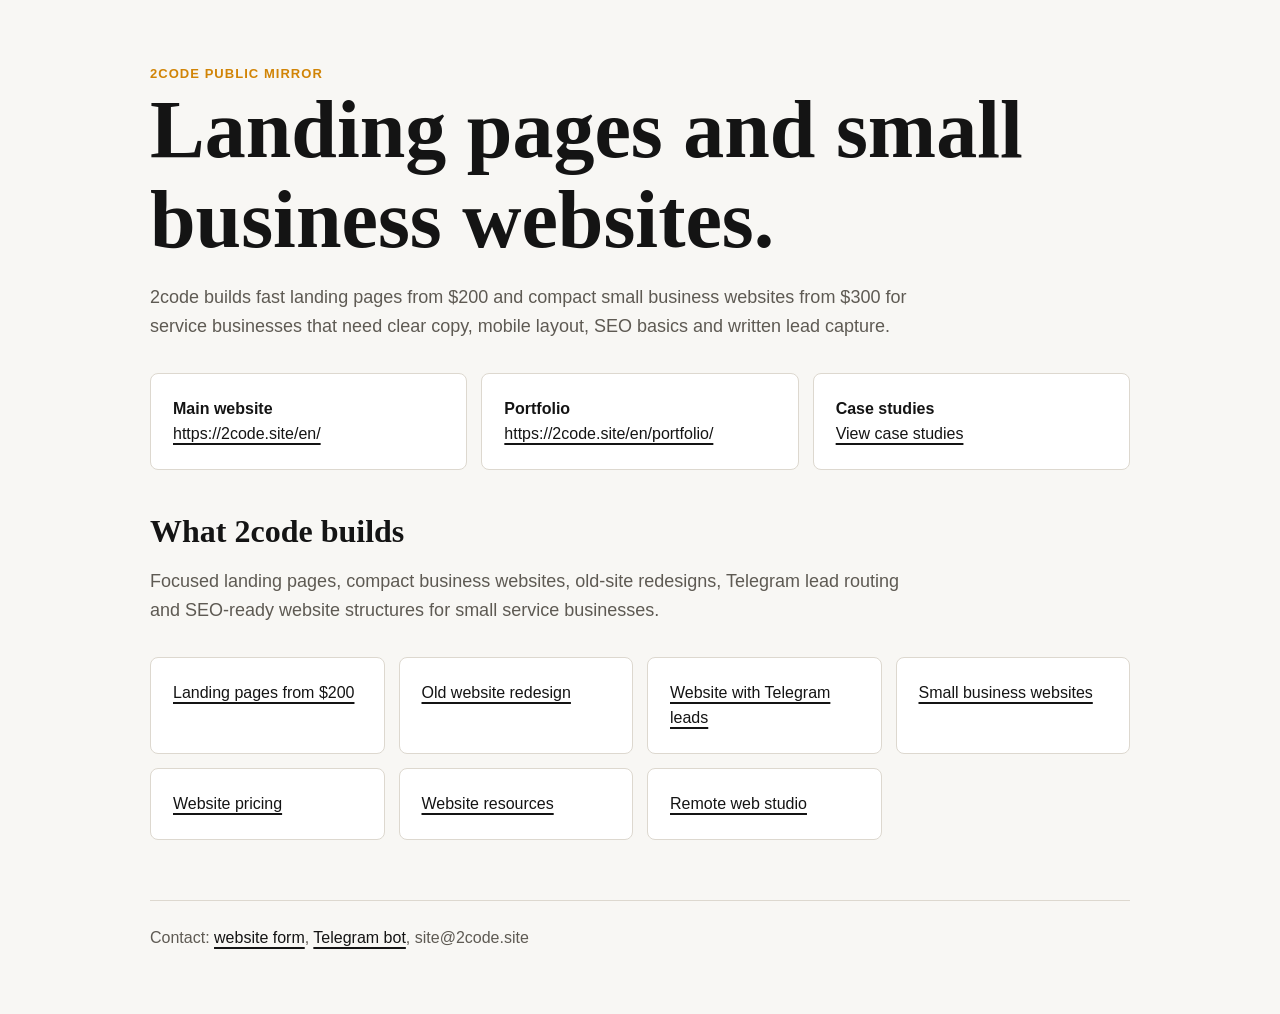
<file: docs/index.html>
<!doctype html>
<html lang="en">
  <head>
    <meta charset="utf-8">
    <meta name="viewport" content="width=device-width, initial-scale=1">
    <title>2code - Landing Pages and Small Business Websites</title>
    <meta name="description" content="2code builds fast landing pages from $200 and compact small business websites from $300.">
    <link rel="canonical" href="https://andrrjey.github.io/2code-site/">
    <style>
      :root { color-scheme: light; --ink:#141414; --muted:#5e5a53; --line:#ddd8cf; --paper:#f8f7f4; --accent:#d18406; }
      body { margin:0; font-family: Arial, sans-serif; background:var(--paper); color:var(--ink); line-height:1.6; }
      main { width:min(980px, calc(100% - 40px)); margin:0 auto; padding:64px 0; }
      h1, h2 { font-family: Georgia, serif; line-height:1.1; }
      h1 { font-size:clamp(42px, 7vw, 82px); margin:0 0 18px; }
      h2 { font-size:32px; margin:44px 0 14px; }
      p { max-width:760px; font-size:18px; color:var(--muted); }
      a { color:var(--ink); text-decoration-thickness:2px; text-underline-offset:4px; }
      .links { display:grid; grid-template-columns:repeat(auto-fit,minmax(220px,1fr)); gap:14px; margin:32px 0; }
      .card { border:1px solid var(--line); background:#fff; padding:22px; border-radius:8px; }
      .label { color:var(--accent); font-weight:700; text-transform:uppercase; letter-spacing:.08em; font-size:13px; }
      footer { margin-top:60px; padding-top:24px; border-top:1px solid var(--line); color:var(--muted); }
    </style>
  </head>
  <body>
    <main>
      <div class="label">2code public mirror</div>
      <h1>Landing pages and small business websites.</h1>
      <p>2code builds fast landing pages from $200 and compact small business websites from $300 for service businesses that need clear copy, mobile layout, SEO basics and written lead capture.</p>
      <div class="links">
        <div class="card"><strong>Main website</strong><br><a href="https://2code.site/en/">https://2code.site/en/</a></div>
        <div class="card"><strong>Portfolio</strong><br><a href="https://2code.site/en/portfolio/">https://2code.site/en/portfolio/</a></div>
        <div class="card"><strong>Case studies</strong><br><a href="case-studies.html">View case studies</a></div>
      </div>
      <h2>What 2code builds</h2>
      <p>Focused landing pages, compact business websites, old-site redesigns, Telegram lead routing and SEO-ready website structures for small service businesses.</p>
      <div class="links">
        <div class="card"><a href="landing-pages.html">Landing pages from $200</a></div>
        <div class="card"><a href="website-redesign.html">Old website redesign</a></div>
        <div class="card"><a href="telegram-leads.html">Website with Telegram leads</a></div>
        <div class="card"><a href="small-business-websites.html">Small business websites</a></div>
        <div class="card"><a href="pricing.html">Website pricing</a></div>
        <div class="card"><a href="resources.html">Website resources</a></div>
        <div class="card"><a href="remote-web-studio.html">Remote web studio</a></div>
      </div>
      <footer>Contact: <a href="https://2code.site/en/contact/">website form</a>, <a href="https://t.me/Leads2code_bot">Telegram bot</a>, site@2code.site</footer>
    </main>
  </body>
</html>
</file>
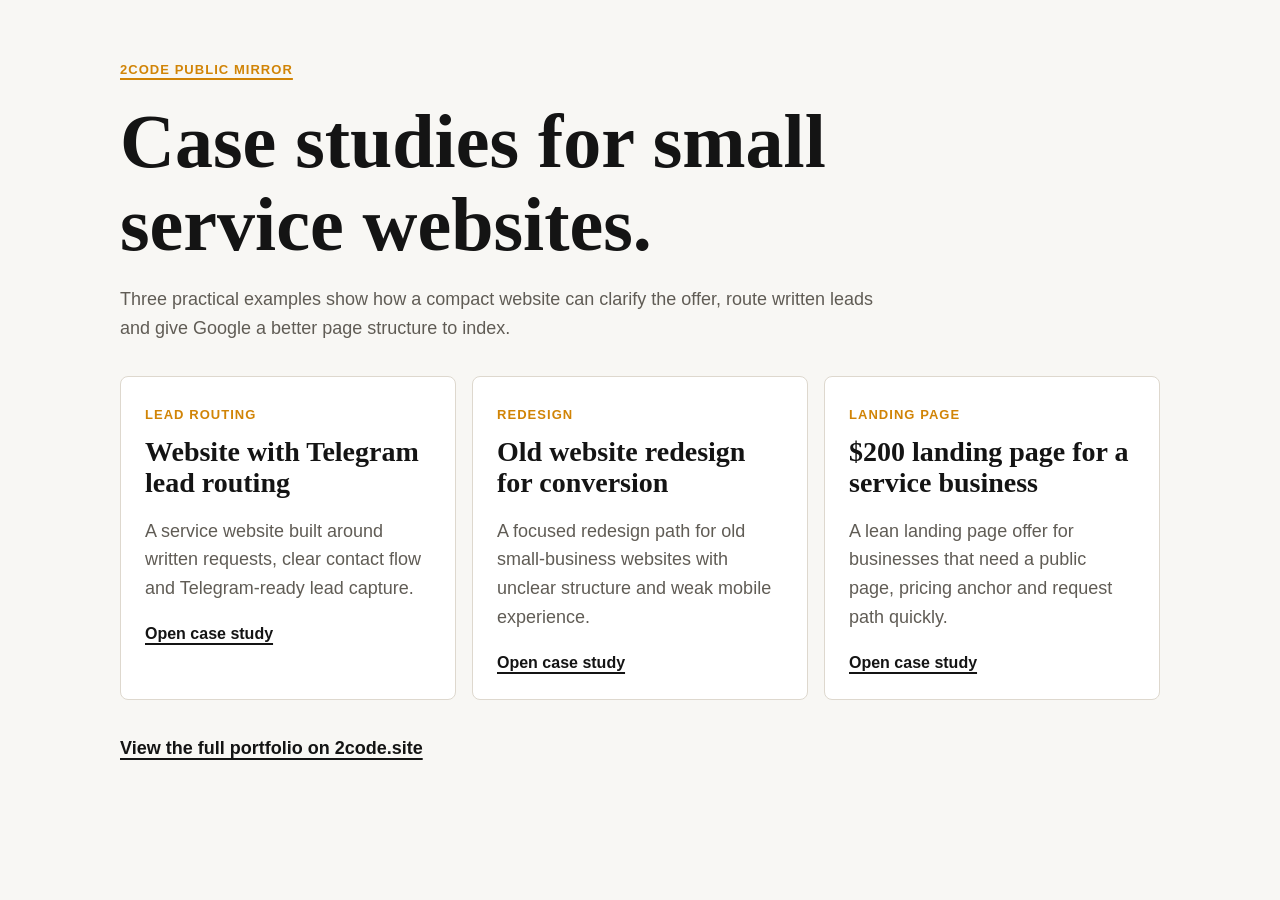
<file: docs/case-studies.html>
<!doctype html>
<html lang="en">
  <head>
    <meta charset="utf-8">
    <meta name="viewport" content="width=device-width, initial-scale=1">
    <title>2code Case Studies</title>
    <meta name="description" content="Practical 2code case studies for Telegram lead routing, website redesign and $200 landing pages.">
    <link rel="canonical" href="https://andrrjey.github.io/2code-site/case-studies.html">
    <link rel="stylesheet" href="style.css">
  </head>
  <body>
    <main>
      <a class="back" href="index.html">2code public mirror</a>
      <h1>Case studies for small service websites.</h1>
      <p>Three practical examples show how a compact website can clarify the offer, route written leads and give Google a better page structure to index.</p>
      <section class="grid">
        <article>
          <span>Lead routing</span>
          <h2>Website with Telegram lead routing</h2>
          <p>A service website built around written requests, clear contact flow and Telegram-ready lead capture.</p>
          <a href="https://2code.site/en/case-studies/telegram-leads-service-website/">Open case study</a>
        </article>
        <article>
          <span>Redesign</span>
          <h2>Old website redesign for conversion</h2>
          <p>A focused redesign path for old small-business websites with unclear structure and weak mobile experience.</p>
          <a href="https://2code.site/en/case-studies/old-website-redesign-conversion/">Open case study</a>
        </article>
        <article>
          <span>Landing page</span>
          <h2>$200 landing page for a service business</h2>
          <p>A lean landing page offer for businesses that need a public page, pricing anchor and request path quickly.</p>
          <a href="https://2code.site/en/case-studies/small-business-landing-page/">Open case study</a>
        </article>
      </section>
      <p><a href="https://2code.site/en/portfolio/">View the full portfolio on 2code.site</a></p>
    </main>
  </body>
</html>
</file>
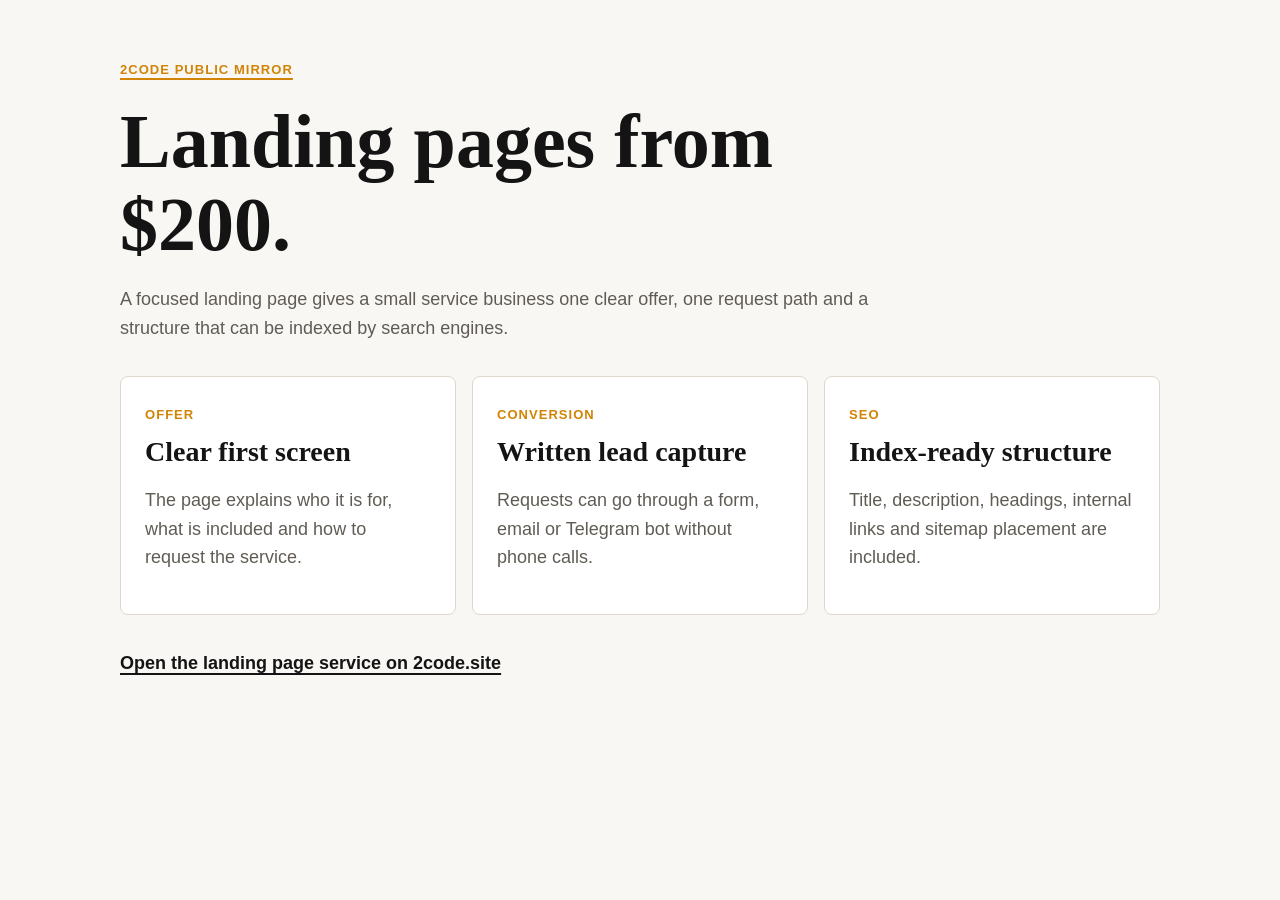
<file: docs/landing-pages.html>
<!doctype html>
<html lang="en">
  <head>
    <meta charset="utf-8">
    <meta name="viewport" content="width=device-width, initial-scale=1">
    <title>Landing Pages From $200 - 2code</title>
    <meta name="description" content="2code builds focused landing pages from $200 for small service businesses.">
    <link rel="canonical" href="https://andrrjey.github.io/2code-site/landing-pages.html">
    <link rel="stylesheet" href="style.css">
  </head>
  <body>
    <main>
      <a class="back" href="index.html">2code public mirror</a>
      <h1>Landing pages from $200.</h1>
      <p>A focused landing page gives a small service business one clear offer, one request path and a structure that can be indexed by search engines.</p>
      <section class="grid">
        <article><span>Offer</span><h2>Clear first screen</h2><p>The page explains who it is for, what is included and how to request the service.</p></article>
        <article><span>Conversion</span><h2>Written lead capture</h2><p>Requests can go through a form, email or Telegram bot without phone calls.</p></article>
        <article><span>SEO</span><h2>Index-ready structure</h2><p>Title, description, headings, internal links and sitemap placement are included.</p></article>
      </section>
      <p><a href="https://2code.site/en/websites/landing-page-200/">Open the landing page service on 2code.site</a></p>
    </main>
  </body>
</html>
</file>
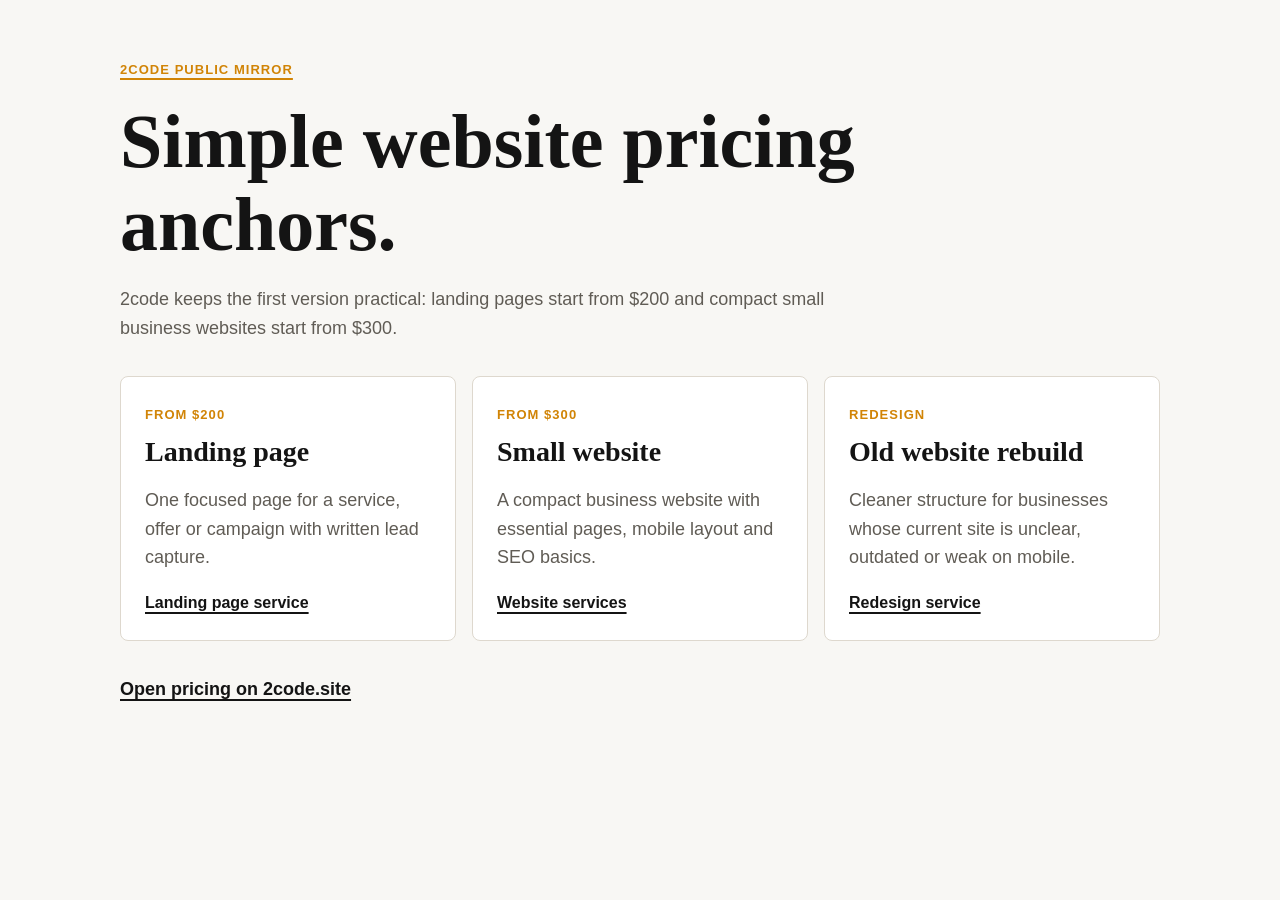
<file: docs/pricing.html>
<!doctype html>
<html lang="en">
  <head>
    <meta charset="utf-8">
    <meta name="viewport" content="width=device-width, initial-scale=1">
    <title>2code Website Pricing</title>
    <meta name="description" content="2code website pricing starts from $200 for landing pages and from $300 for compact small business websites.">
    <link rel="canonical" href="https://andrrjey.github.io/2code-site/pricing.html">
    <link rel="stylesheet" href="style.css">
  </head>
  <body>
    <main>
      <a class="back" href="index.html">2code public mirror</a>
      <h1>Simple website pricing anchors.</h1>
      <p>2code keeps the first version practical: landing pages start from $200 and compact small business websites start from $300.</p>
      <section class="grid">
        <article><span>From $200</span><h2>Landing page</h2><p>One focused page for a service, offer or campaign with written lead capture.</p><a href="https://2code.site/en/websites/landing-page-200/">Landing page service</a></article>
        <article><span>From $300</span><h2>Small website</h2><p>A compact business website with essential pages, mobile layout and SEO basics.</p><a href="https://2code.site/en/websites/">Website services</a></article>
        <article><span>Redesign</span><h2>Old website rebuild</h2><p>Cleaner structure for businesses whose current site is unclear, outdated or weak on mobile.</p><a href="https://2code.site/en/websites/old-website-redesign/">Redesign service</a></article>
      </section>
      <p><a href="https://2code.site/en/pricing/">Open pricing on 2code.site</a></p>
    </main>
  </body>
</html>
</file>
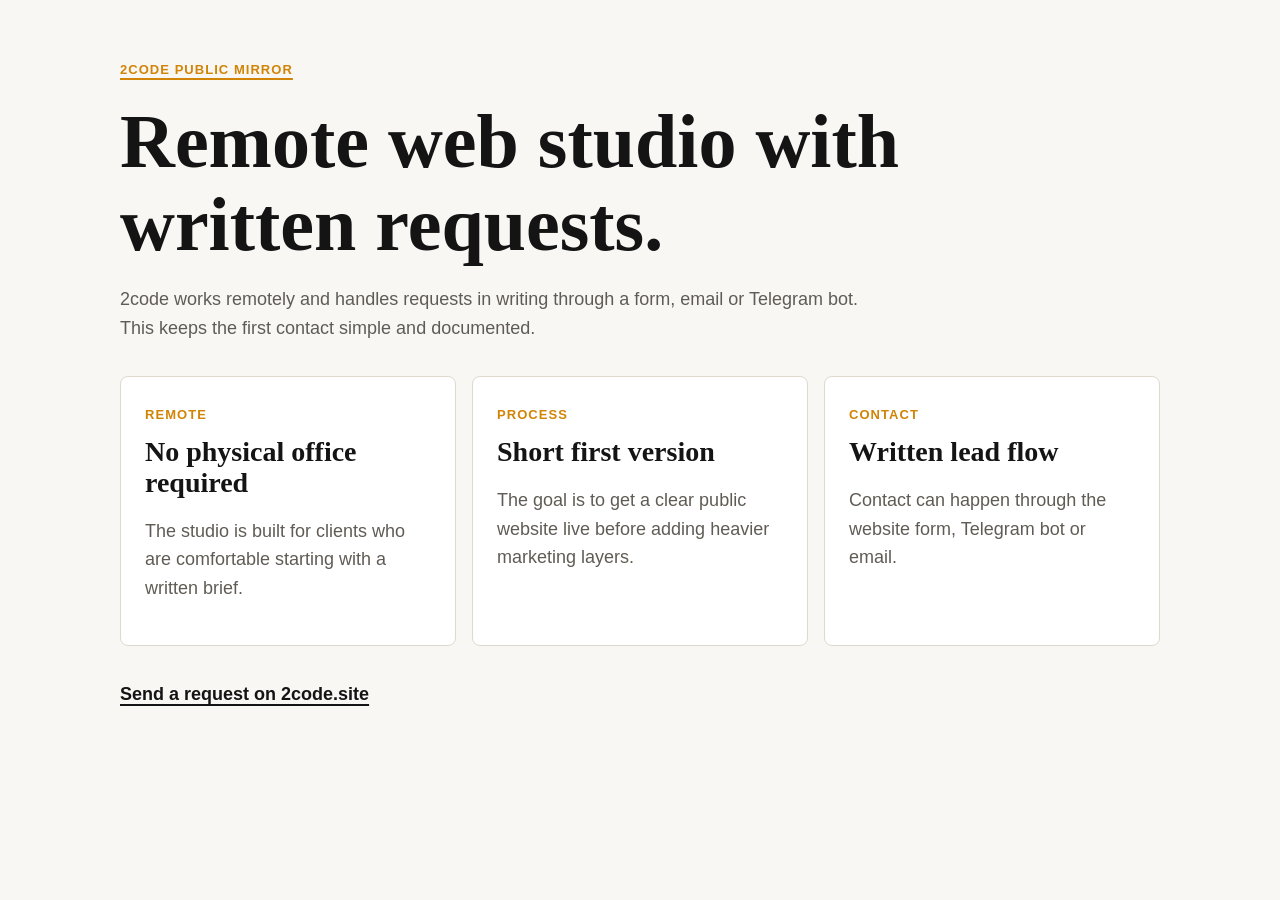
<file: docs/remote-web-studio.html>
<!doctype html>
<html lang="en">
  <head>
    <meta charset="utf-8">
    <meta name="viewport" content="width=device-width, initial-scale=1">
    <title>Remote Web Studio - 2code</title>
    <meta name="description" content="2code is a remote web studio for written website requests, landing pages, redesigns and small business sites.">
    <link rel="canonical" href="https://andrrjey.github.io/2code-site/remote-web-studio.html">
    <link rel="stylesheet" href="style.css">
  </head>
  <body>
    <main>
      <a class="back" href="index.html">2code public mirror</a>
      <h1>Remote web studio with written requests.</h1>
      <p>2code works remotely and handles requests in writing through a form, email or Telegram bot. This keeps the first contact simple and documented.</p>
      <section class="grid">
        <article><span>Remote</span><h2>No physical office required</h2><p>The studio is built for clients who are comfortable starting with a written brief.</p></article>
        <article><span>Process</span><h2>Short first version</h2><p>The goal is to get a clear public website live before adding heavier marketing layers.</p></article>
        <article><span>Contact</span><h2>Written lead flow</h2><p>Contact can happen through the website form, Telegram bot or email.</p></article>
      </section>
      <p><a href="https://2code.site/en/contact/">Send a request on 2code.site</a></p>
    </main>
  </body>
</html>
</file>
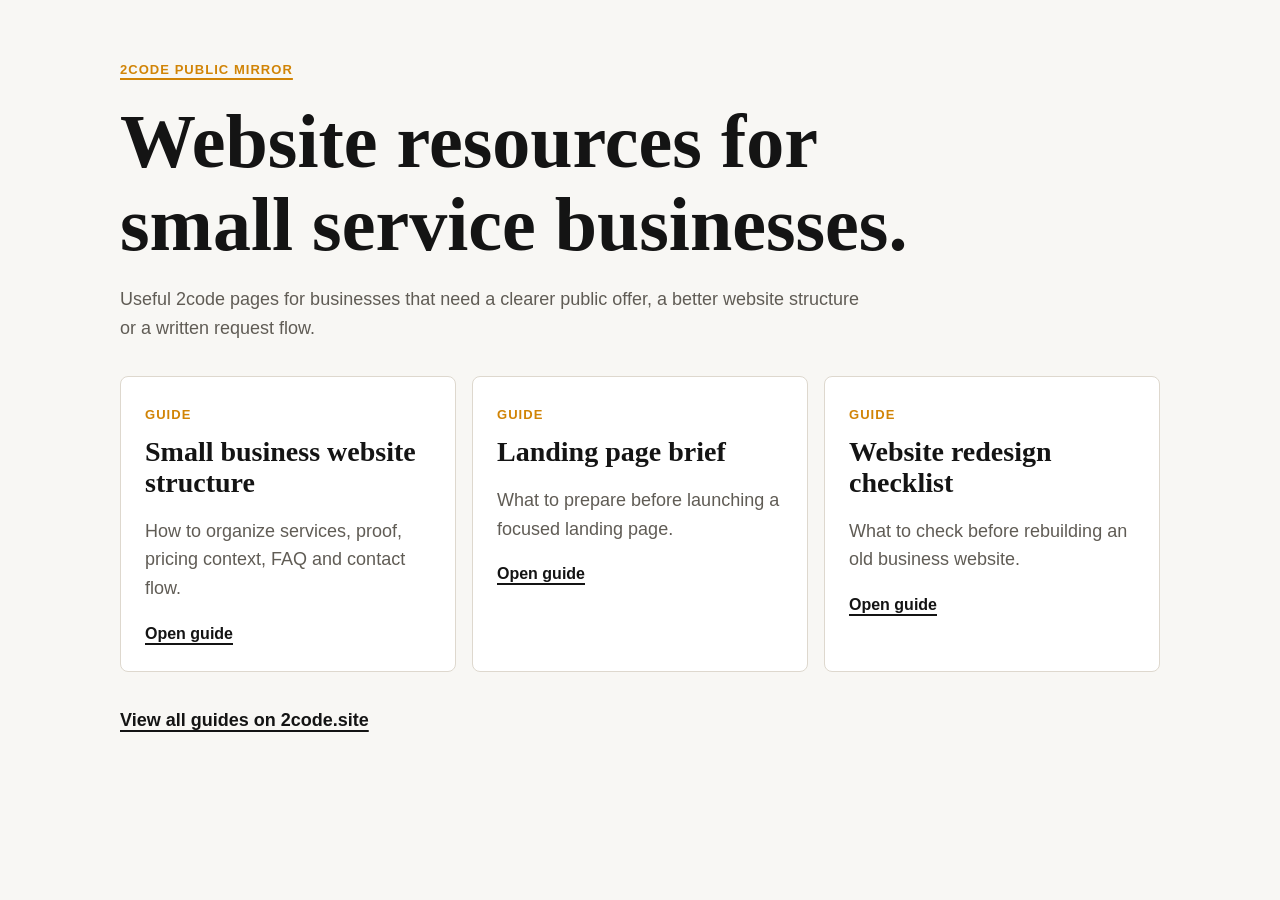
<file: docs/resources.html>
<!doctype html>
<html lang="en">
  <head>
    <meta charset="utf-8">
    <meta name="viewport" content="width=device-width, initial-scale=1">
    <title>2code Website Resources</title>
    <meta name="description" content="Public 2code resources for landing pages, small business websites, redesigns and written lead capture.">
    <link rel="canonical" href="https://andrrjey.github.io/2code-site/resources.html">
    <link rel="stylesheet" href="style.css">
  </head>
  <body>
    <main>
      <a class="back" href="index.html">2code public mirror</a>
      <h1>Website resources for small service businesses.</h1>
      <p>Useful 2code pages for businesses that need a clearer public offer, a better website structure or a written request flow.</p>
      <section class="grid">
        <article><span>Guide</span><h2>Small business website structure</h2><p>How to organize services, proof, pricing context, FAQ and contact flow.</p><a href="https://2code.site/en/guides/small-business-website-structure/">Open guide</a></article>
        <article><span>Guide</span><h2>Landing page brief</h2><p>What to prepare before launching a focused landing page.</p><a href="https://2code.site/en/guides/landing-page-brief-template/">Open guide</a></article>
        <article><span>Guide</span><h2>Website redesign checklist</h2><p>What to check before rebuilding an old business website.</p><a href="https://2code.site/en/guides/website-redesign-checklist/">Open guide</a></article>
      </section>
      <p><a href="https://2code.site/en/guides/">View all guides on 2code.site</a></p>
    </main>
  </body>
</html>
</file>
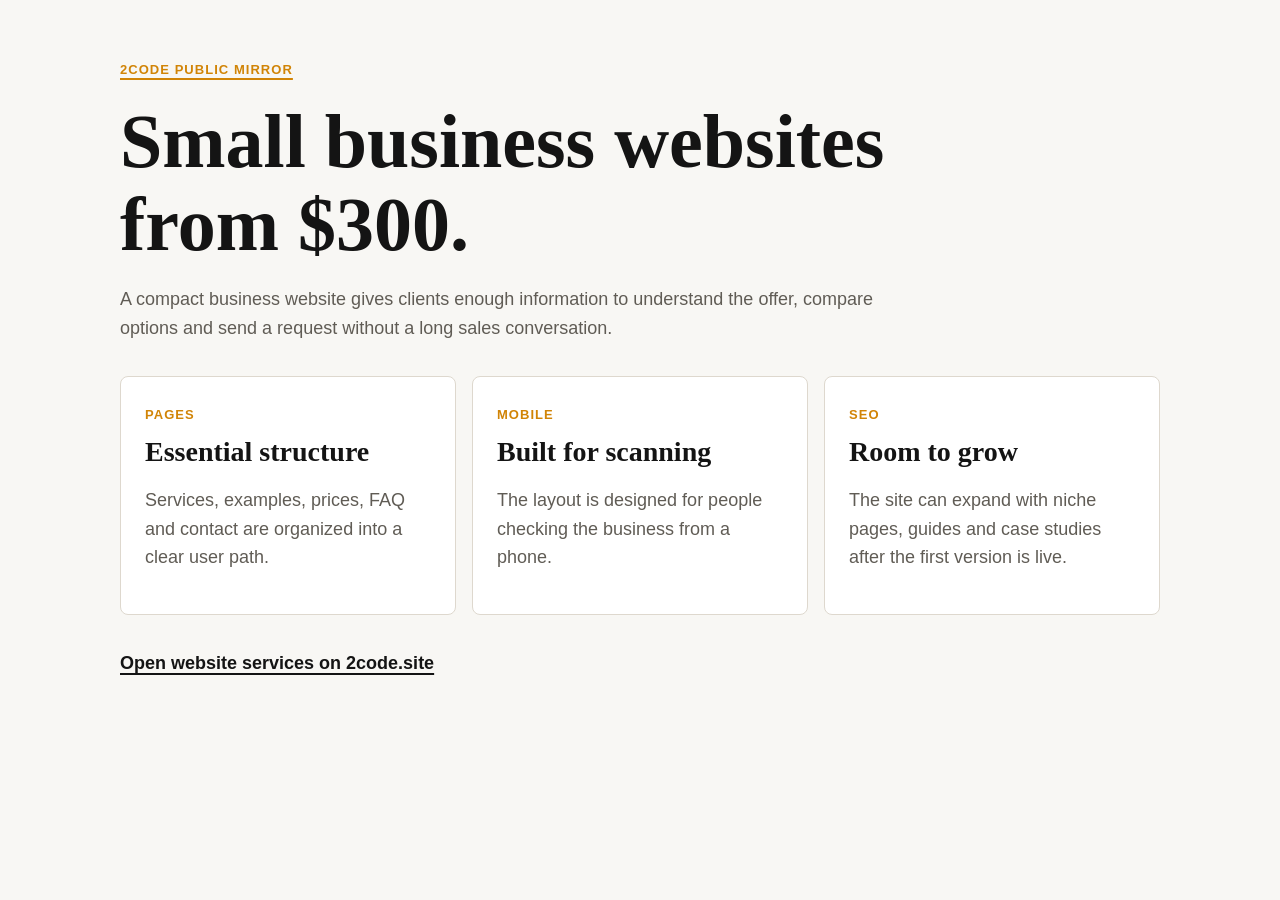
<file: docs/small-business-websites.html>
<!doctype html>
<html lang="en">
  <head>
    <meta charset="utf-8">
    <meta name="viewport" content="width=device-width, initial-scale=1">
    <title>Small Business Websites - 2code</title>
    <meta name="description" content="2code builds compact small business websites from $300 with clear structure and written lead capture.">
    <link rel="canonical" href="https://andrrjey.github.io/2code-site/small-business-websites.html">
    <link rel="stylesheet" href="style.css">
  </head>
  <body>
    <main>
      <a class="back" href="index.html">2code public mirror</a>
      <h1>Small business websites from $300.</h1>
      <p>A compact business website gives clients enough information to understand the offer, compare options and send a request without a long sales conversation.</p>
      <section class="grid">
        <article><span>Pages</span><h2>Essential structure</h2><p>Services, examples, prices, FAQ and contact are organized into a clear user path.</p></article>
        <article><span>Mobile</span><h2>Built for scanning</h2><p>The layout is designed for people checking the business from a phone.</p></article>
        <article><span>SEO</span><h2>Room to grow</h2><p>The site can expand with niche pages, guides and case studies after the first version is live.</p></article>
      </section>
      <p><a href="https://2code.site/en/websites/">Open website services on 2code.site</a></p>
    </main>
  </body>
</html>
</file>
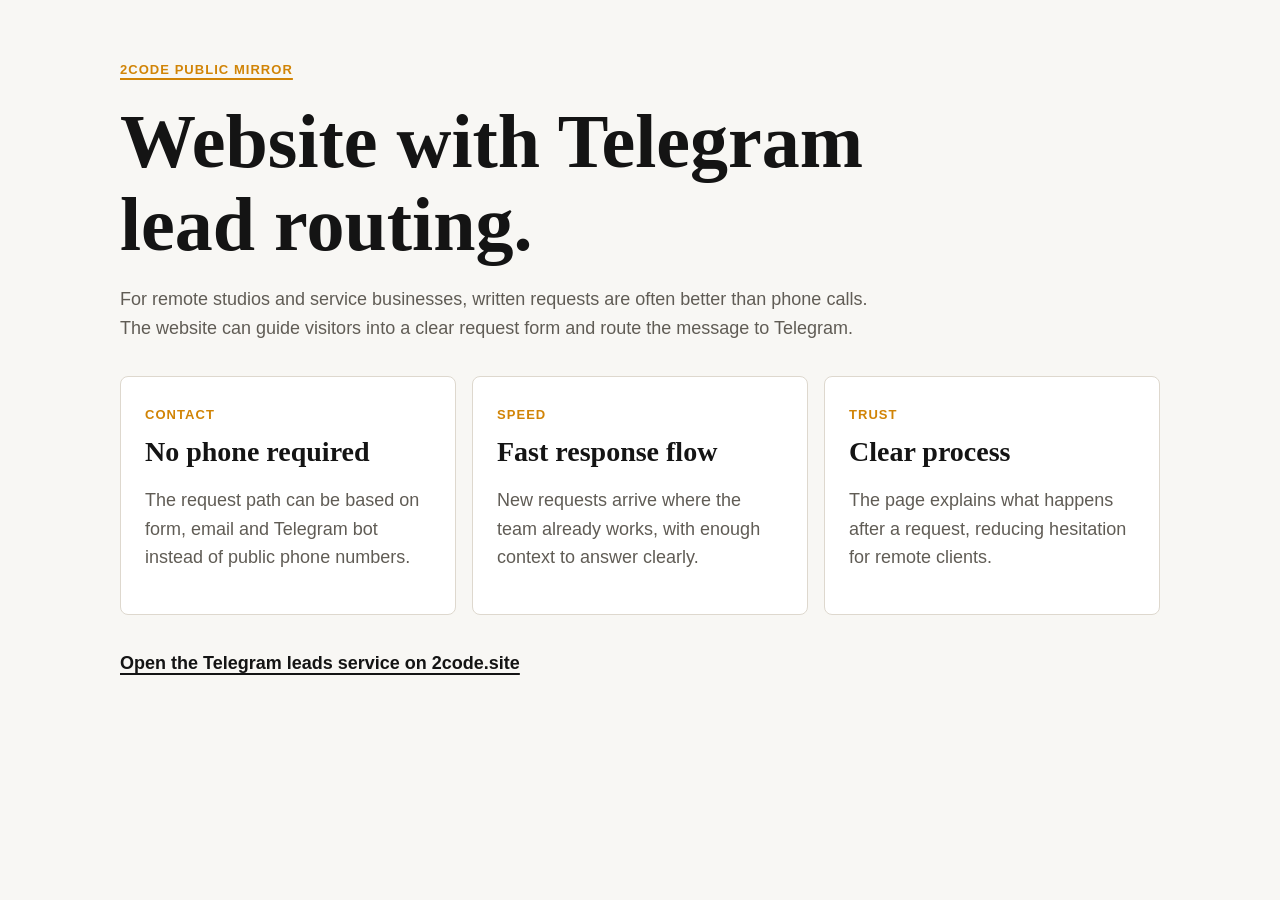
<file: docs/telegram-leads.html>
<!doctype html>
<html lang="en">
  <head>
    <meta charset="utf-8">
    <meta name="viewport" content="width=device-width, initial-scale=1">
    <title>Website With Telegram Leads - 2code</title>
    <meta name="description" content="2code builds websites that route written leads through forms, email or Telegram.">
    <link rel="canonical" href="https://andrrjey.github.io/2code-site/telegram-leads.html">
    <link rel="stylesheet" href="style.css">
  </head>
  <body>
    <main>
      <a class="back" href="index.html">2code public mirror</a>
      <h1>Website with Telegram lead routing.</h1>
      <p>For remote studios and service businesses, written requests are often better than phone calls. The website can guide visitors into a clear request form and route the message to Telegram.</p>
      <section class="grid">
        <article><span>Contact</span><h2>No phone required</h2><p>The request path can be based on form, email and Telegram bot instead of public phone numbers.</p></article>
        <article><span>Speed</span><h2>Fast response flow</h2><p>New requests arrive where the team already works, with enough context to answer clearly.</p></article>
        <article><span>Trust</span><h2>Clear process</h2><p>The page explains what happens after a request, reducing hesitation for remote clients.</p></article>
      </section>
      <p><a href="https://2code.site/en/websites/website-with-telegram-leads/">Open the Telegram leads service on 2code.site</a></p>
    </main>
  </body>
</html>
</file>
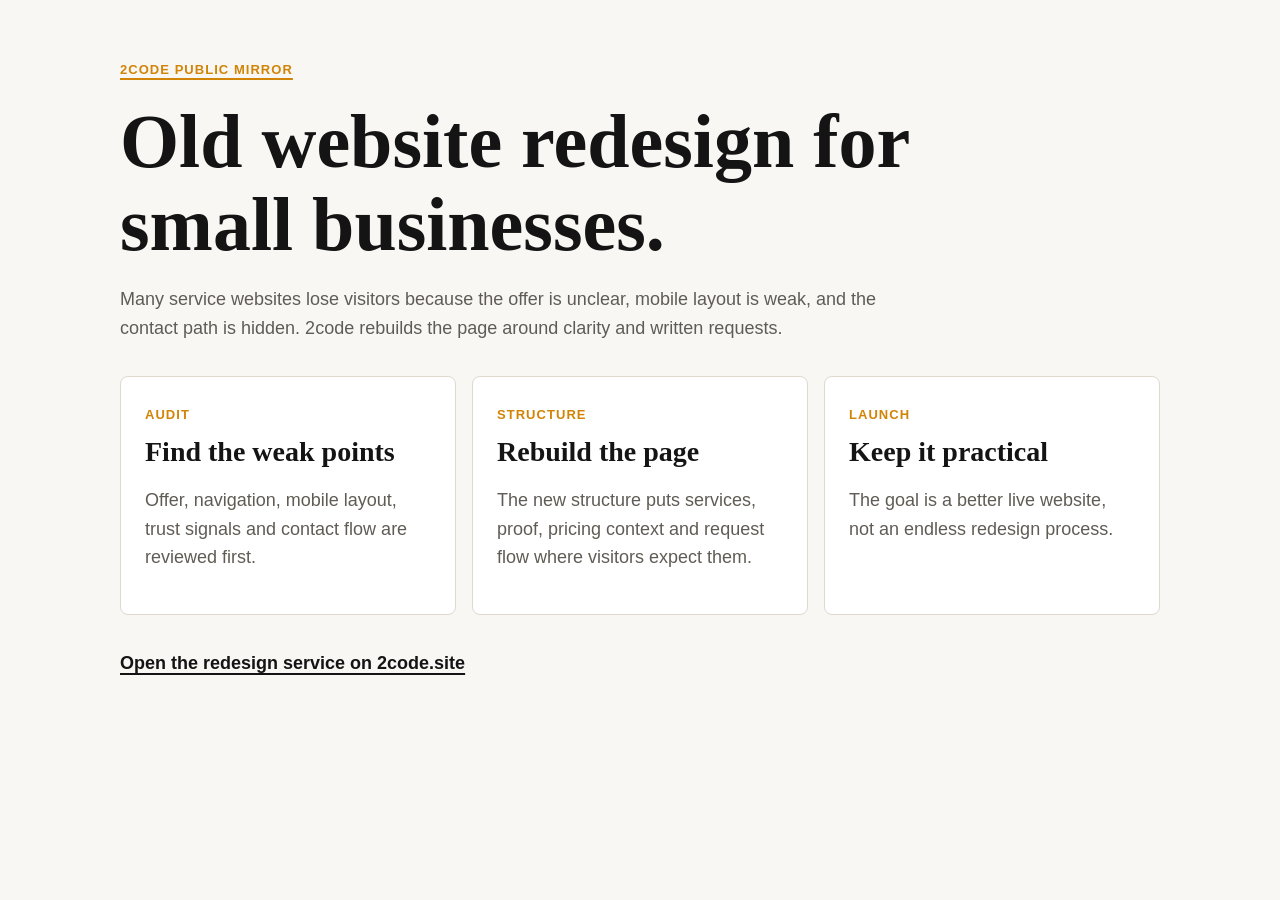
<file: docs/website-redesign.html>
<!doctype html>
<html lang="en">
  <head>
    <meta charset="utf-8">
    <meta name="viewport" content="width=device-width, initial-scale=1">
    <title>Old Website Redesign - 2code</title>
    <meta name="description" content="2code redesigns old service websites into clearer, mobile-first pages with better lead capture.">
    <link rel="canonical" href="https://andrrjey.github.io/2code-site/website-redesign.html">
    <link rel="stylesheet" href="style.css">
  </head>
  <body>
    <main>
      <a class="back" href="index.html">2code public mirror</a>
      <h1>Old website redesign for small businesses.</h1>
      <p>Many service websites lose visitors because the offer is unclear, mobile layout is weak, and the contact path is hidden. 2code rebuilds the page around clarity and written requests.</p>
      <section class="grid">
        <article><span>Audit</span><h2>Find the weak points</h2><p>Offer, navigation, mobile layout, trust signals and contact flow are reviewed first.</p></article>
        <article><span>Structure</span><h2>Rebuild the page</h2><p>The new structure puts services, proof, pricing context and request flow where visitors expect them.</p></article>
        <article><span>Launch</span><h2>Keep it practical</h2><p>The goal is a better live website, not an endless redesign process.</p></article>
      </section>
      <p><a href="https://2code.site/en/websites/old-website-redesign/">Open the redesign service on 2code.site</a></p>
    </main>
  </body>
</html>
</file>
<file: docs/style.css>
:root {
  color-scheme: light;
  --ink: #141414;
  --muted: #605c55;
  --line: #ded8ce;
  --paper: #f8f7f4;
  --card: #ffffff;
  --accent: #d18406;
}

* { box-sizing: border-box; }

body {
  margin: 0;
  font-family: Arial, sans-serif;
  background: var(--paper);
  color: var(--ink);
  line-height: 1.6;
}

main {
  width: min(1040px, calc(100% - 40px));
  margin: 0 auto;
  padding: 56px 0;
}

h1,
h2 {
  font-family: Georgia, serif;
  line-height: 1.1;
}

h1 {
  max-width: 820px;
  margin: 18px 0;
  font-size: clamp(40px, 7vw, 76px);
}

h2 {
  margin: 10px 0;
  font-size: 28px;
}

p {
  max-width: 760px;
  color: var(--muted);
  font-size: 18px;
}

a {
  color: var(--ink);
  font-weight: 700;
  text-decoration-thickness: 2px;
  text-underline-offset: 4px;
}

.back,
span {
  color: var(--accent);
  font-weight: 700;
  text-transform: uppercase;
  letter-spacing: .08em;
  font-size: 13px;
}

.grid {
  display: grid;
  grid-template-columns: repeat(auto-fit, minmax(240px, 1fr));
  gap: 16px;
  margin: 34px 0;
}

article {
  min-height: 220px;
  padding: 24px;
  border: 1px solid var(--line);
  border-radius: 8px;
  background: var(--card);
}
</file>
